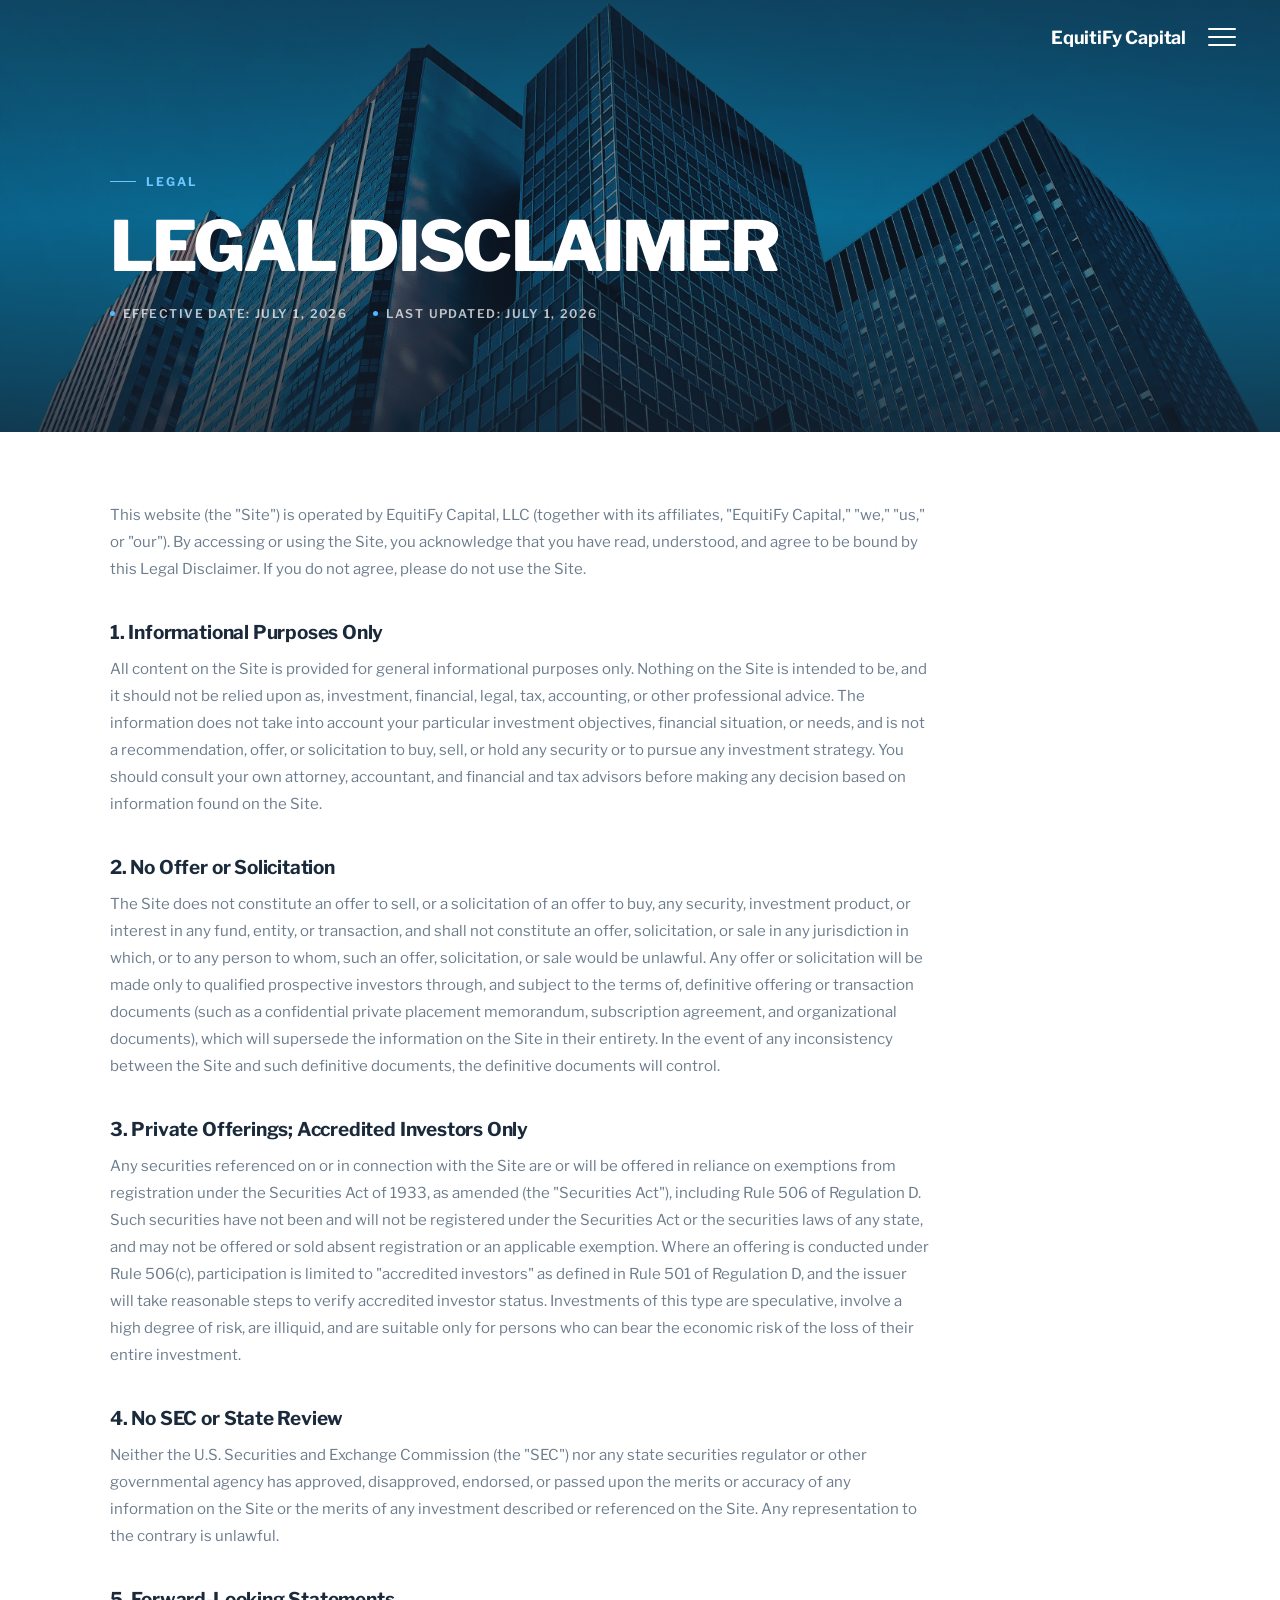
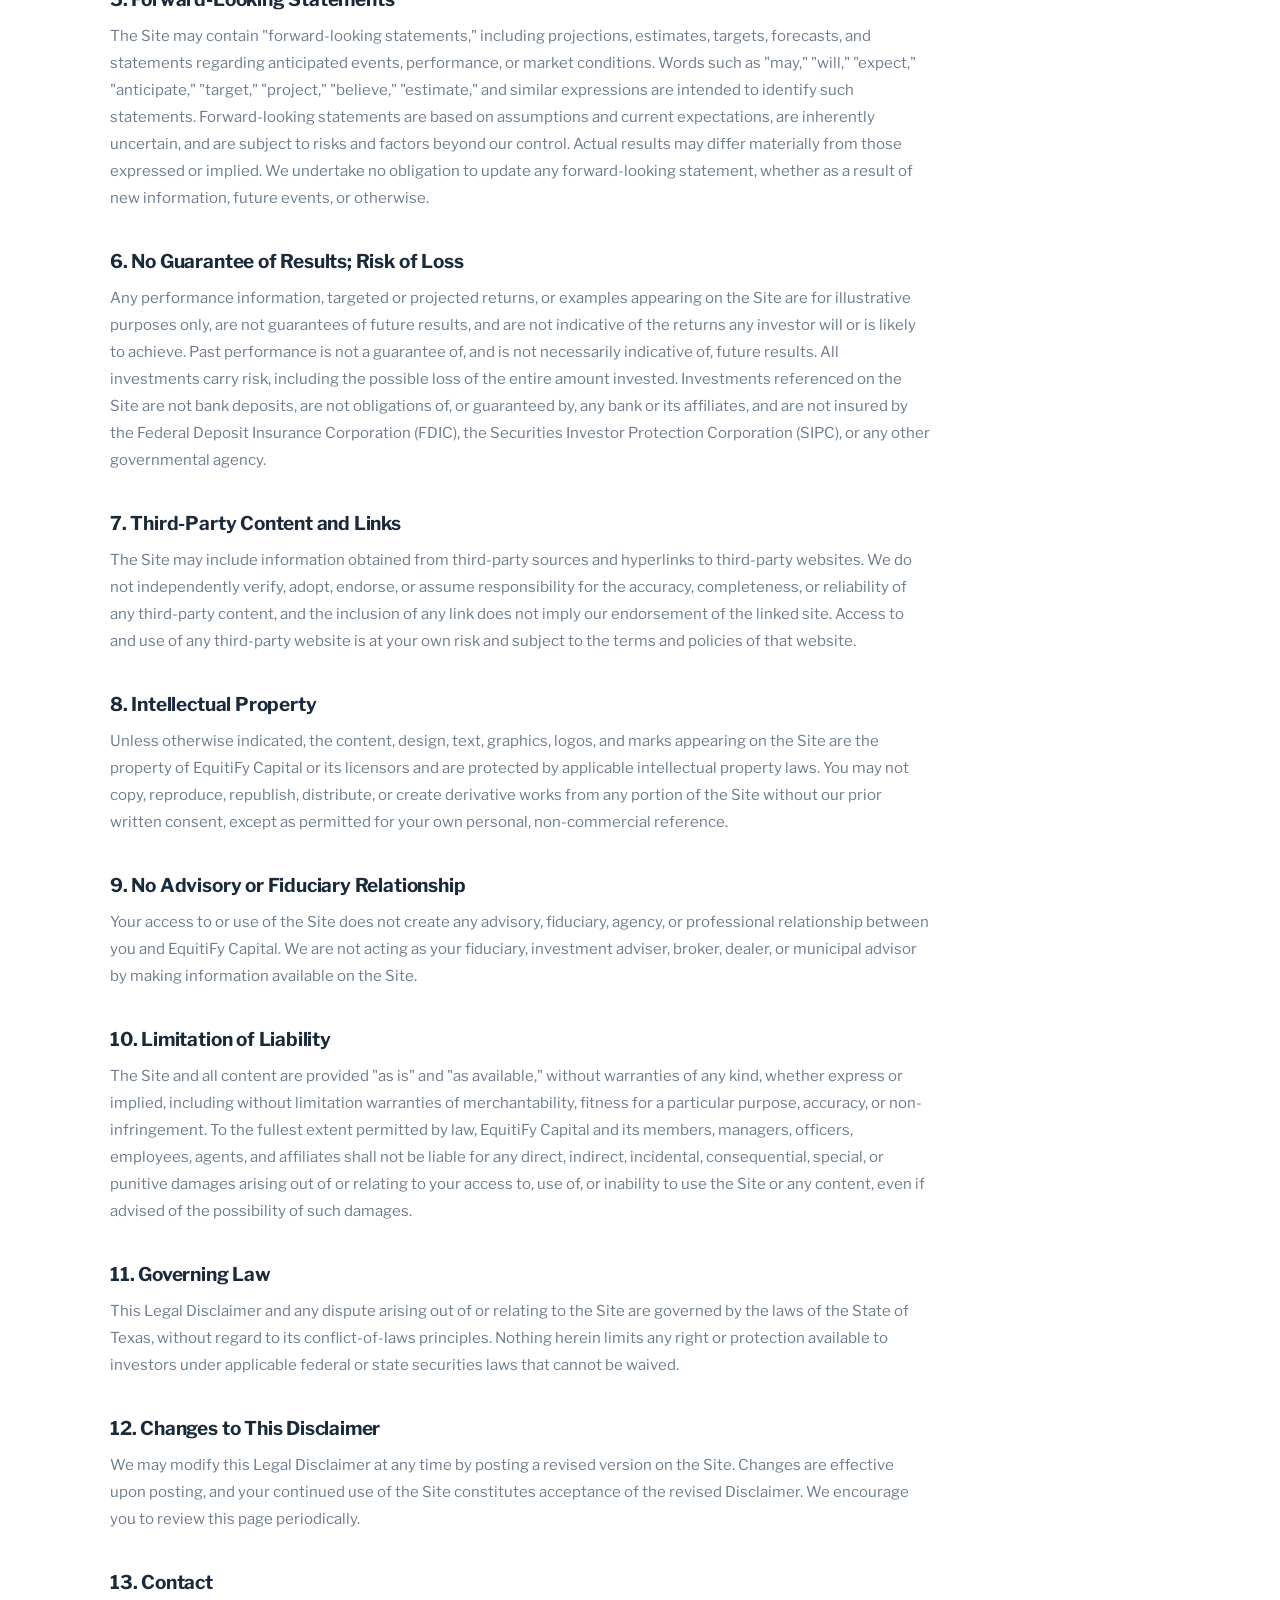
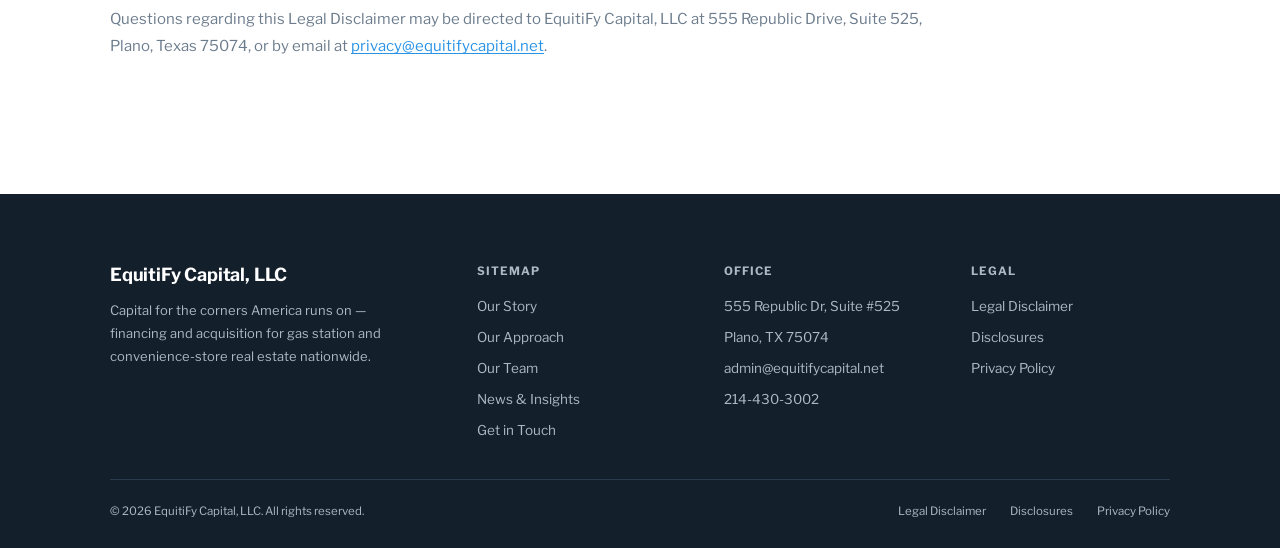
<file: disclaimer/index.html>
<!DOCTYPE html>
<html lang="en">
<head>
<meta charset="UTF-8">
<meta name="viewport" content="width=device-width, initial-scale=1.0">
<title>Legal Disclaimer — EquitiFy Capital</title>
<link rel="preconnect" href="https://fonts.googleapis.com">
<link rel="preconnect" href="https://fonts.gstatic.com" crossorigin>
<link href="https://fonts.googleapis.com/css2?family=Libre+Franklin:wght@400;500;600;700;800&display=swap" rel="stylesheet">
<link rel="stylesheet" href="../legal.css">
<link rel="stylesheet" href="../site.css">
<script src="../site.js" defer></script>
</head>
<body>

<!-- shared header component -->
<site-header base="../" overlay></site-header>

<section class="legal">
  <div class="legal-head">
    <div class="legal-head-bg"><img src="../public/building-1.jpg" alt=""></div>
    <div class="wrap">
      <div class="section-label">Legal</div>
      <h1 class="display">Legal Disclaimer</h1>
      <div class="legal-dates">
        <span>Effective Date: July 1, 2026</span>
        <span>Last Updated: July 1, 2026</span>
      </div>
    </div>
  </div>
  <div class="wrap">
    <div class="legal-body">
      <p class="legal-intro">This website (the "Site") is operated by EquitiFy Capital, LLC (together with its affiliates, "EquitiFy Capital," "we," "us," or "our"). By accessing or using the Site, you acknowledge that you have read, understood, and agree to be bound by this Legal Disclaimer. If you do not agree, please do not use the Site.</p>

      <h2>1. Informational Purposes Only</h2>
      <p>All content on the Site is provided for general informational purposes only. Nothing on the Site is intended to be, and it should not be relied upon as, investment, financial, legal, tax, accounting, or other professional advice. The information does not take into account your particular investment objectives, financial situation, or needs, and is not a recommendation, offer, or solicitation to buy, sell, or hold any security or to pursue any investment strategy. You should consult your own attorney, accountant, and financial and tax advisors before making any decision based on information found on the Site.</p>

      <h2>2. No Offer or Solicitation</h2>
      <p>The Site does not constitute an offer to sell, or a solicitation of an offer to buy, any security, investment product, or interest in any fund, entity, or transaction, and shall not constitute an offer, solicitation, or sale in any jurisdiction in which, or to any person to whom, such an offer, solicitation, or sale would be unlawful. Any offer or solicitation will be made only to qualified prospective investors through, and subject to the terms of, definitive offering or transaction documents (such as a confidential private placement memorandum, subscription agreement, and organizational documents), which will supersede the information on the Site in their entirety. In the event of any inconsistency between the Site and such definitive documents, the definitive documents will control.</p>

      <h2>3. Private Offerings; Accredited Investors Only</h2>
      <p>Any securities referenced on or in connection with the Site are or will be offered in reliance on exemptions from registration under the Securities Act of 1933, as amended (the "Securities Act"), including Rule 506 of Regulation D. Such securities have not been and will not be registered under the Securities Act or the securities laws of any state, and may not be offered or sold absent registration or an applicable exemption. Where an offering is conducted under Rule 506(c), participation is limited to "accredited investors" as defined in Rule 501 of Regulation D, and the issuer will take reasonable steps to verify accredited investor status. Investments of this type are speculative, involve a high degree of risk, are illiquid, and are suitable only for persons who can bear the economic risk of the loss of their entire investment.</p>

      <h2>4. No SEC or State Review</h2>
      <p>Neither the U.S. Securities and Exchange Commission (the "SEC") nor any state securities regulator or other governmental agency has approved, disapproved, endorsed, or passed upon the merits or accuracy of any information on the Site or the merits of any investment described or referenced on the Site. Any representation to the contrary is unlawful.</p>

      <h2>5. Forward-Looking Statements</h2>
      <p>The Site may contain "forward-looking statements," including projections, estimates, targets, forecasts, and statements regarding anticipated events, performance, or market conditions. Words such as "may," "will," "expect," "anticipate," "target," "project," "believe," "estimate," and similar expressions are intended to identify such statements. Forward-looking statements are based on assumptions and current expectations, are inherently uncertain, and are subject to risks and factors beyond our control. Actual results may differ materially from those expressed or implied. We undertake no obligation to update any forward-looking statement, whether as a result of new information, future events, or otherwise.</p>

      <h2>6. No Guarantee of Results; Risk of Loss</h2>
      <p>Any performance information, targeted or projected returns, or examples appearing on the Site are for illustrative purposes only, are not guarantees of future results, and are not indicative of the returns any investor will or is likely to achieve. Past performance is not a guarantee of, and is not necessarily indicative of, future results. All investments carry risk, including the possible loss of the entire amount invested. Investments referenced on the Site are not bank deposits, are not obligations of, or guaranteed by, any bank or its affiliates, and are not insured by the Federal Deposit Insurance Corporation (FDIC), the Securities Investor Protection Corporation (SIPC), or any other governmental agency.</p>

      <h2>7. Third-Party Content and Links</h2>
      <p>The Site may include information obtained from third-party sources and hyperlinks to third-party websites. We do not independently verify, adopt, endorse, or assume responsibility for the accuracy, completeness, or reliability of any third-party content, and the inclusion of any link does not imply our endorsement of the linked site. Access to and use of any third-party website is at your own risk and subject to the terms and policies of that website.</p>

      <h2>8. Intellectual Property</h2>
      <p>Unless otherwise indicated, the content, design, text, graphics, logos, and marks appearing on the Site are the property of EquitiFy Capital or its licensors and are protected by applicable intellectual property laws. You may not copy, reproduce, republish, distribute, or create derivative works from any portion of the Site without our prior written consent, except as permitted for your own personal, non-commercial reference.</p>

      <h2>9. No Advisory or Fiduciary Relationship</h2>
      <p>Your access to or use of the Site does not create any advisory, fiduciary, agency, or professional relationship between you and EquitiFy Capital. We are not acting as your fiduciary, investment adviser, broker, dealer, or municipal advisor by making information available on the Site.</p>

      <h2>10. Limitation of Liability</h2>
      <p>The Site and all content are provided "as is" and "as available," without warranties of any kind, whether express or implied, including without limitation warranties of merchantability, fitness for a particular purpose, accuracy, or non-infringement. To the fullest extent permitted by law, EquitiFy Capital and its members, managers, officers, employees, agents, and affiliates shall not be liable for any direct, indirect, incidental, consequential, special, or punitive damages arising out of or relating to your access to, use of, or inability to use the Site or any content, even if advised of the possibility of such damages.</p>

      <h2>11. Governing Law</h2>
      <p>This Legal Disclaimer and any dispute arising out of or relating to the Site are governed by the laws of the State of Texas, without regard to its conflict-of-laws principles. Nothing herein limits any right or protection available to investors under applicable federal or state securities laws that cannot be waived.</p>

      <h2>12. Changes to This Disclaimer</h2>
      <p>We may modify this Legal Disclaimer at any time by posting a revised version on the Site. Changes are effective upon posting, and your continued use of the Site constitutes acceptance of the revised Disclaimer. We encourage you to review this page periodically.</p>

      <h2>13. Contact</h2>
      <p>Questions regarding this Legal Disclaimer may be directed to EquitiFy Capital, LLC at 555 Republic Drive, Suite 525, Plano, Texas 75074, or by email at <a href="mailto:privacy@equitifycapital.net">privacy@equitifycapital.net</a>.</p>
    </div>
  </div>
</section>

<!-- shared footer component -->
<site-footer base="../"></site-footer>

</body>
</html>
</file>
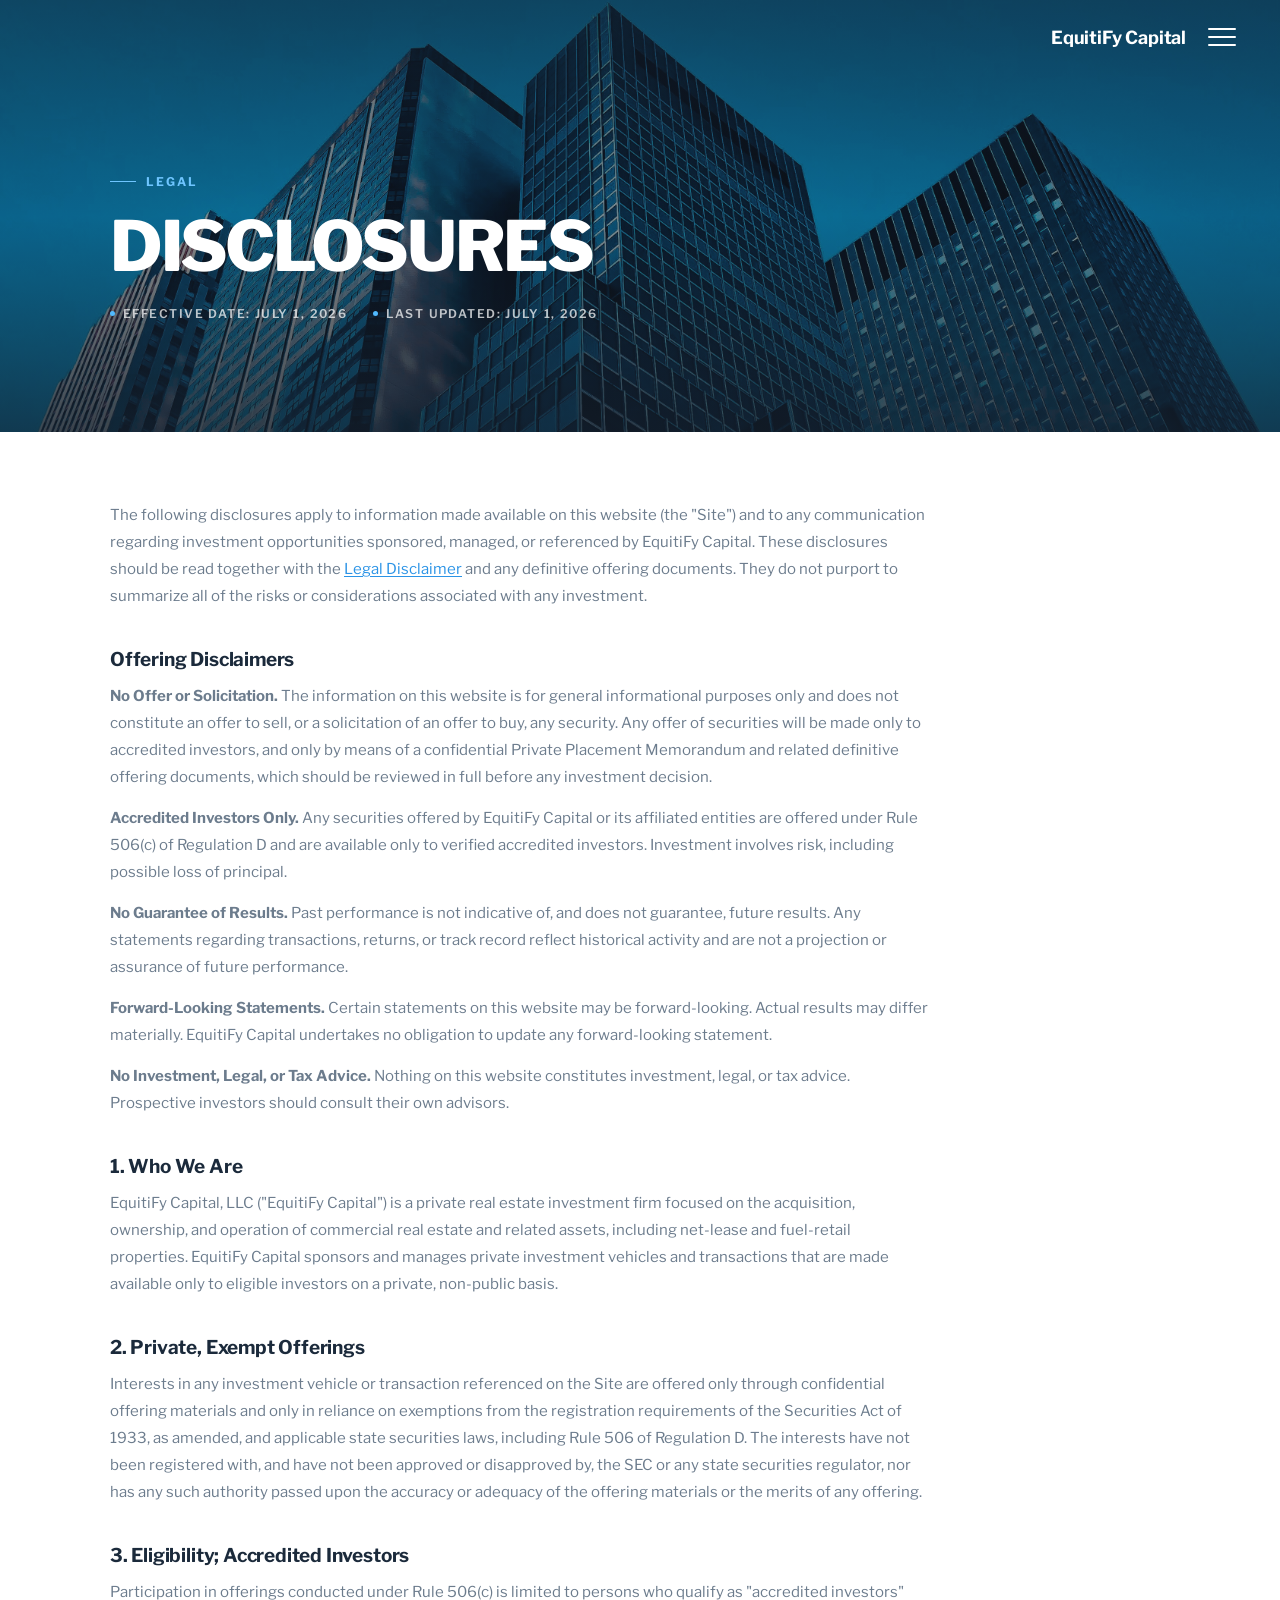
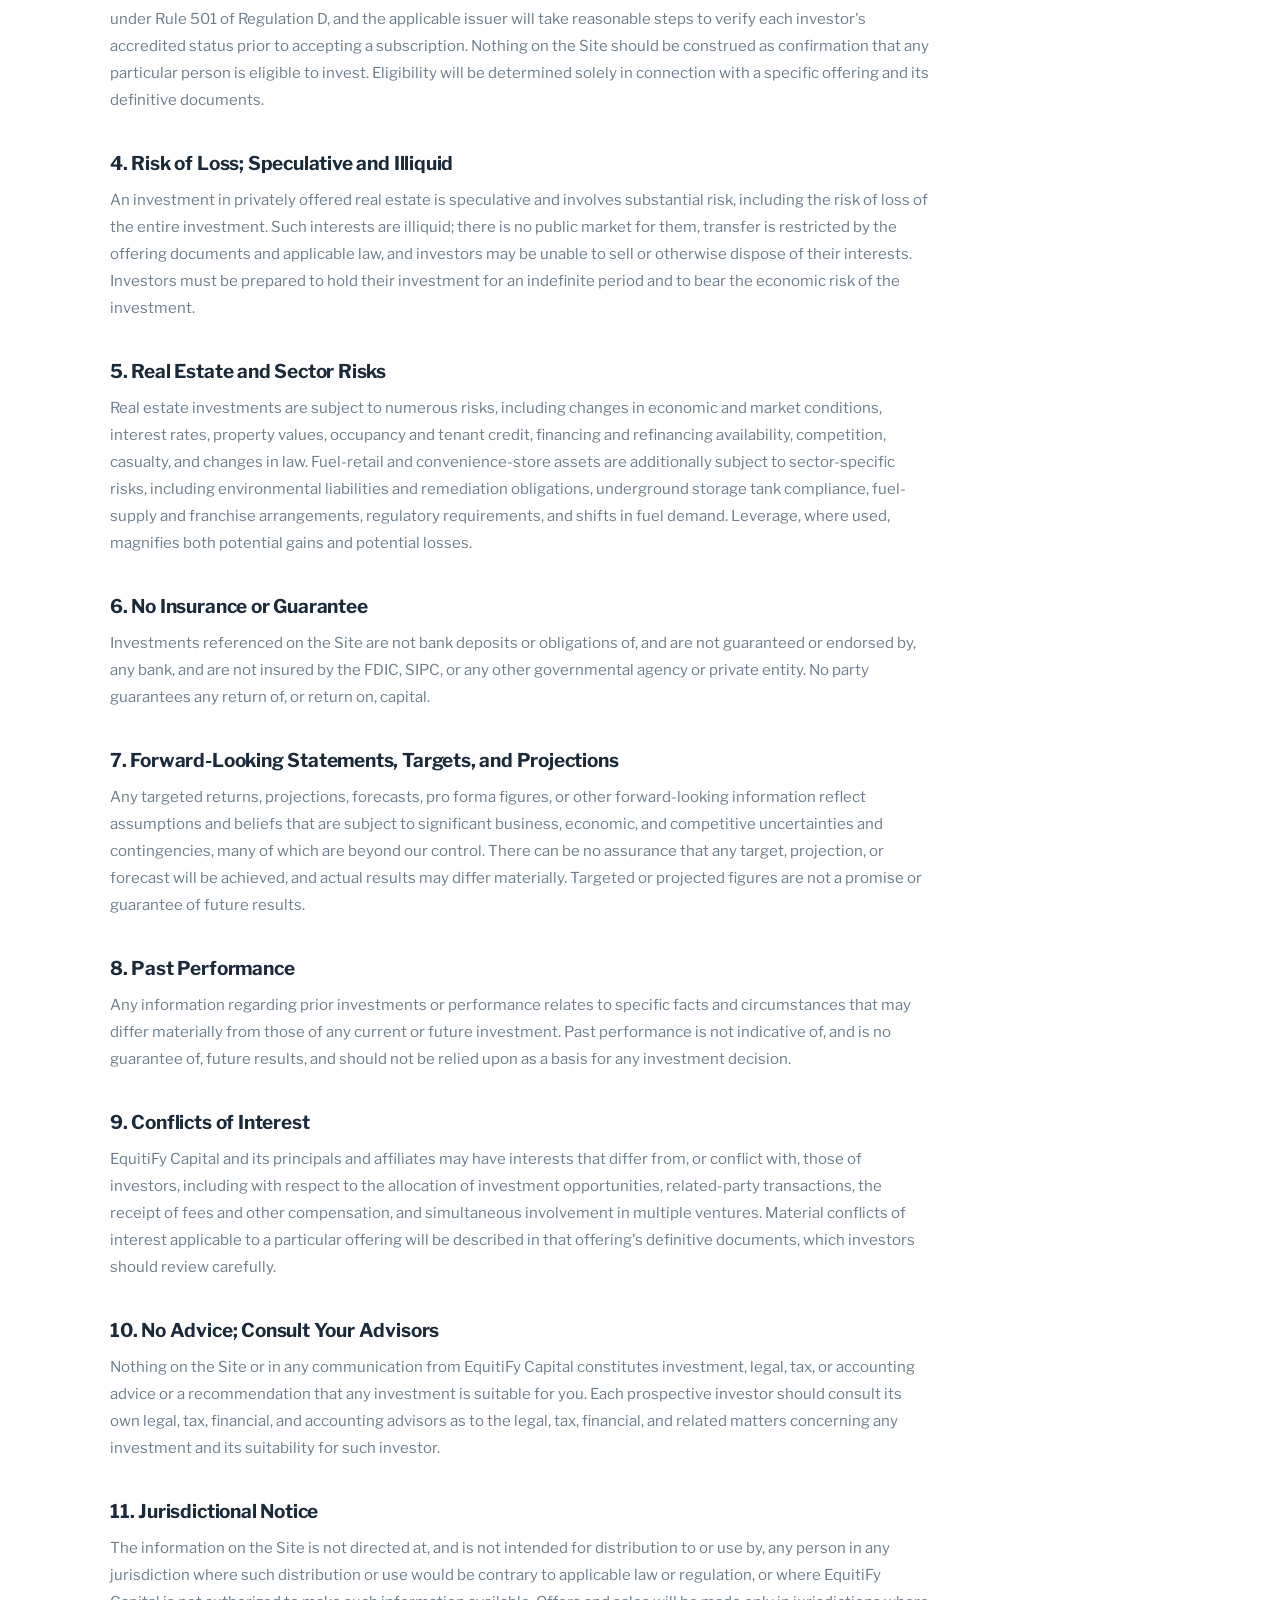
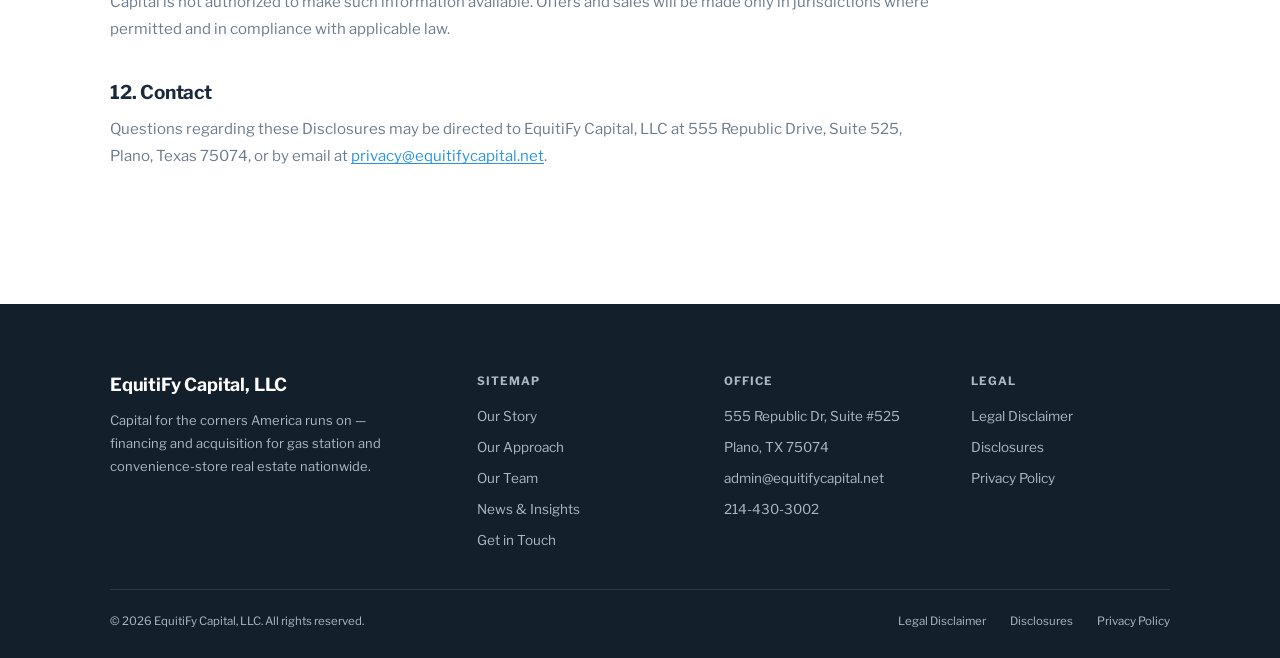
<file: disclosures/index.html>
<!DOCTYPE html>
<html lang="en">
<head>
<meta charset="UTF-8">
<meta name="viewport" content="width=device-width, initial-scale=1.0">
<title>Disclosures — EquitiFy Capital</title>
<link rel="preconnect" href="https://fonts.googleapis.com">
<link rel="preconnect" href="https://fonts.gstatic.com" crossorigin>
<link href="https://fonts.googleapis.com/css2?family=Libre+Franklin:wght@400;500;600;700;800&display=swap" rel="stylesheet">
<link rel="stylesheet" href="../legal.css">
<link rel="stylesheet" href="../site.css">
<script src="../site.js" defer></script>
</head>
<body>

<!-- shared header component -->
<site-header base="../" overlay></site-header>

<section class="legal">
  <div class="legal-head">
    <div class="legal-head-bg"><img src="../public/building-1.jpg" alt=""></div>
    <div class="wrap">
      <div class="section-label">Legal</div>
      <h1 class="display">Disclosures</h1>
      <div class="legal-dates">
        <span>Effective Date: July 1, 2026</span>
        <span>Last Updated: July 1, 2026</span>
      </div>
    </div>
  </div>
  <div class="wrap">
    <div class="legal-body">
      <p class="legal-intro">The following disclosures apply to information made available on this website (the "Site") and to any communication regarding investment opportunities sponsored, managed, or referenced by EquitiFy Capital. These disclosures should be read together with the <a href="../disclaimer/">Legal Disclaimer</a> and any definitive offering documents. They do not purport to summarize all of the risks or considerations associated with any investment.</p>

      <h2>Offering Disclaimers</h2>
      <p><strong>No Offer or Solicitation.</strong> The information on this website is for general informational purposes only and does not constitute an offer to sell, or a solicitation of an offer to buy, any security. Any offer of securities will be made only to accredited investors, and only by means of a confidential Private Placement Memorandum and related definitive offering documents, which should be reviewed in full before any investment decision.</p>
      <p><strong>Accredited Investors Only.</strong> Any securities offered by EquitiFy Capital or its affiliated entities are offered under Rule 506(c) of Regulation D and are available only to verified accredited investors. Investment involves risk, including possible loss of principal.</p>
      <p><strong>No Guarantee of Results.</strong> Past performance is not indicative of, and does not guarantee, future results. Any statements regarding transactions, returns, or track record reflect historical activity and are not a projection or assurance of future performance.</p>
      <p><strong>Forward-Looking Statements.</strong> Certain statements on this website may be forward-looking. Actual results may differ materially. EquitiFy Capital undertakes no obligation to update any forward-looking statement.</p>
      <p><strong>No Investment, Legal, or Tax Advice.</strong> Nothing on this website constitutes investment, legal, or tax advice. Prospective investors should consult their own advisors.</p>

      <h2>1. Who We Are</h2>
      <p>EquitiFy Capital, LLC ("EquitiFy Capital") is a private real estate investment firm focused on the acquisition, ownership, and operation of commercial real estate and related assets, including net-lease and fuel-retail properties. EquitiFy Capital sponsors and manages private investment vehicles and transactions that are made available only to eligible investors on a private, non-public basis.</p>

      <h2>2. Private, Exempt Offerings</h2>
      <p>Interests in any investment vehicle or transaction referenced on the Site are offered only through confidential offering materials and only in reliance on exemptions from the registration requirements of the Securities Act of 1933, as amended, and applicable state securities laws, including Rule 506 of Regulation D. The interests have not been registered with, and have not been approved or disapproved by, the SEC or any state securities regulator, nor has any such authority passed upon the accuracy or adequacy of the offering materials or the merits of any offering.</p>

      <h2>3. Eligibility; Accredited Investors</h2>
      <p>Participation in offerings conducted under Rule 506(c) is limited to persons who qualify as "accredited investors" under Rule 501 of Regulation D, and the applicable issuer will take reasonable steps to verify each investor's accredited status prior to accepting a subscription. Nothing on the Site should be construed as confirmation that any particular person is eligible to invest. Eligibility will be determined solely in connection with a specific offering and its definitive documents.</p>

      <h2>4. Risk of Loss; Speculative and Illiquid</h2>
      <p>An investment in privately offered real estate is speculative and involves substantial risk, including the risk of loss of the entire investment. Such interests are illiquid; there is no public market for them, transfer is restricted by the offering documents and applicable law, and investors may be unable to sell or otherwise dispose of their interests. Investors must be prepared to hold their investment for an indefinite period and to bear the economic risk of the investment.</p>

      <h2>5. Real Estate and Sector Risks</h2>
      <p>Real estate investments are subject to numerous risks, including changes in economic and market conditions, interest rates, property values, occupancy and tenant credit, financing and refinancing availability, competition, casualty, and changes in law. Fuel-retail and convenience-store assets are additionally subject to sector-specific risks, including environmental liabilities and remediation obligations, underground storage tank compliance, fuel-supply and franchise arrangements, regulatory requirements, and shifts in fuel demand. Leverage, where used, magnifies both potential gains and potential losses.</p>

      <h2>6. No Insurance or Guarantee</h2>
      <p>Investments referenced on the Site are not bank deposits or obligations of, and are not guaranteed or endorsed by, any bank, and are not insured by the FDIC, SIPC, or any other governmental agency or private entity. No party guarantees any return of, or return on, capital.</p>

      <h2>7. Forward-Looking Statements, Targets, and Projections</h2>
      <p>Any targeted returns, projections, forecasts, pro forma figures, or other forward-looking information reflect assumptions and beliefs that are subject to significant business, economic, and competitive uncertainties and contingencies, many of which are beyond our control. There can be no assurance that any target, projection, or forecast will be achieved, and actual results may differ materially. Targeted or projected figures are not a promise or guarantee of future results.</p>

      <h2>8. Past Performance</h2>
      <p>Any information regarding prior investments or performance relates to specific facts and circumstances that may differ materially from those of any current or future investment. Past performance is not indicative of, and is no guarantee of, future results, and should not be relied upon as a basis for any investment decision.</p>

      <h2>9. Conflicts of Interest</h2>
      <p>EquitiFy Capital and its principals and affiliates may have interests that differ from, or conflict with, those of investors, including with respect to the allocation of investment opportunities, related-party transactions, the receipt of fees and other compensation, and simultaneous involvement in multiple ventures. Material conflicts of interest applicable to a particular offering will be described in that offering's definitive documents, which investors should review carefully.</p>

      <h2>10. No Advice; Consult Your Advisors</h2>
      <p>Nothing on the Site or in any communication from EquitiFy Capital constitutes investment, legal, tax, or accounting advice or a recommendation that any investment is suitable for you. Each prospective investor should consult its own legal, tax, financial, and accounting advisors as to the legal, tax, financial, and related matters concerning any investment and its suitability for such investor.</p>

      <h2>11. Jurisdictional Notice</h2>
      <p>The information on the Site is not directed at, and is not intended for distribution to or use by, any person in any jurisdiction where such distribution or use would be contrary to applicable law or regulation, or where EquitiFy Capital is not authorized to make such information available. Offers and sales will be made only in jurisdictions where permitted and in compliance with applicable law.</p>

      <h2>12. Contact</h2>
      <p>Questions regarding these Disclosures may be directed to EquitiFy Capital, LLC at 555 Republic Drive, Suite 525, Plano, Texas 75074, or by email at <a href="mailto:privacy@equitifycapital.net">privacy@equitifycapital.net</a>.</p>
    </div>
  </div>
</section>

<!-- shared footer component -->
<site-footer base="../"></site-footer>

</body>
</html>
</file>
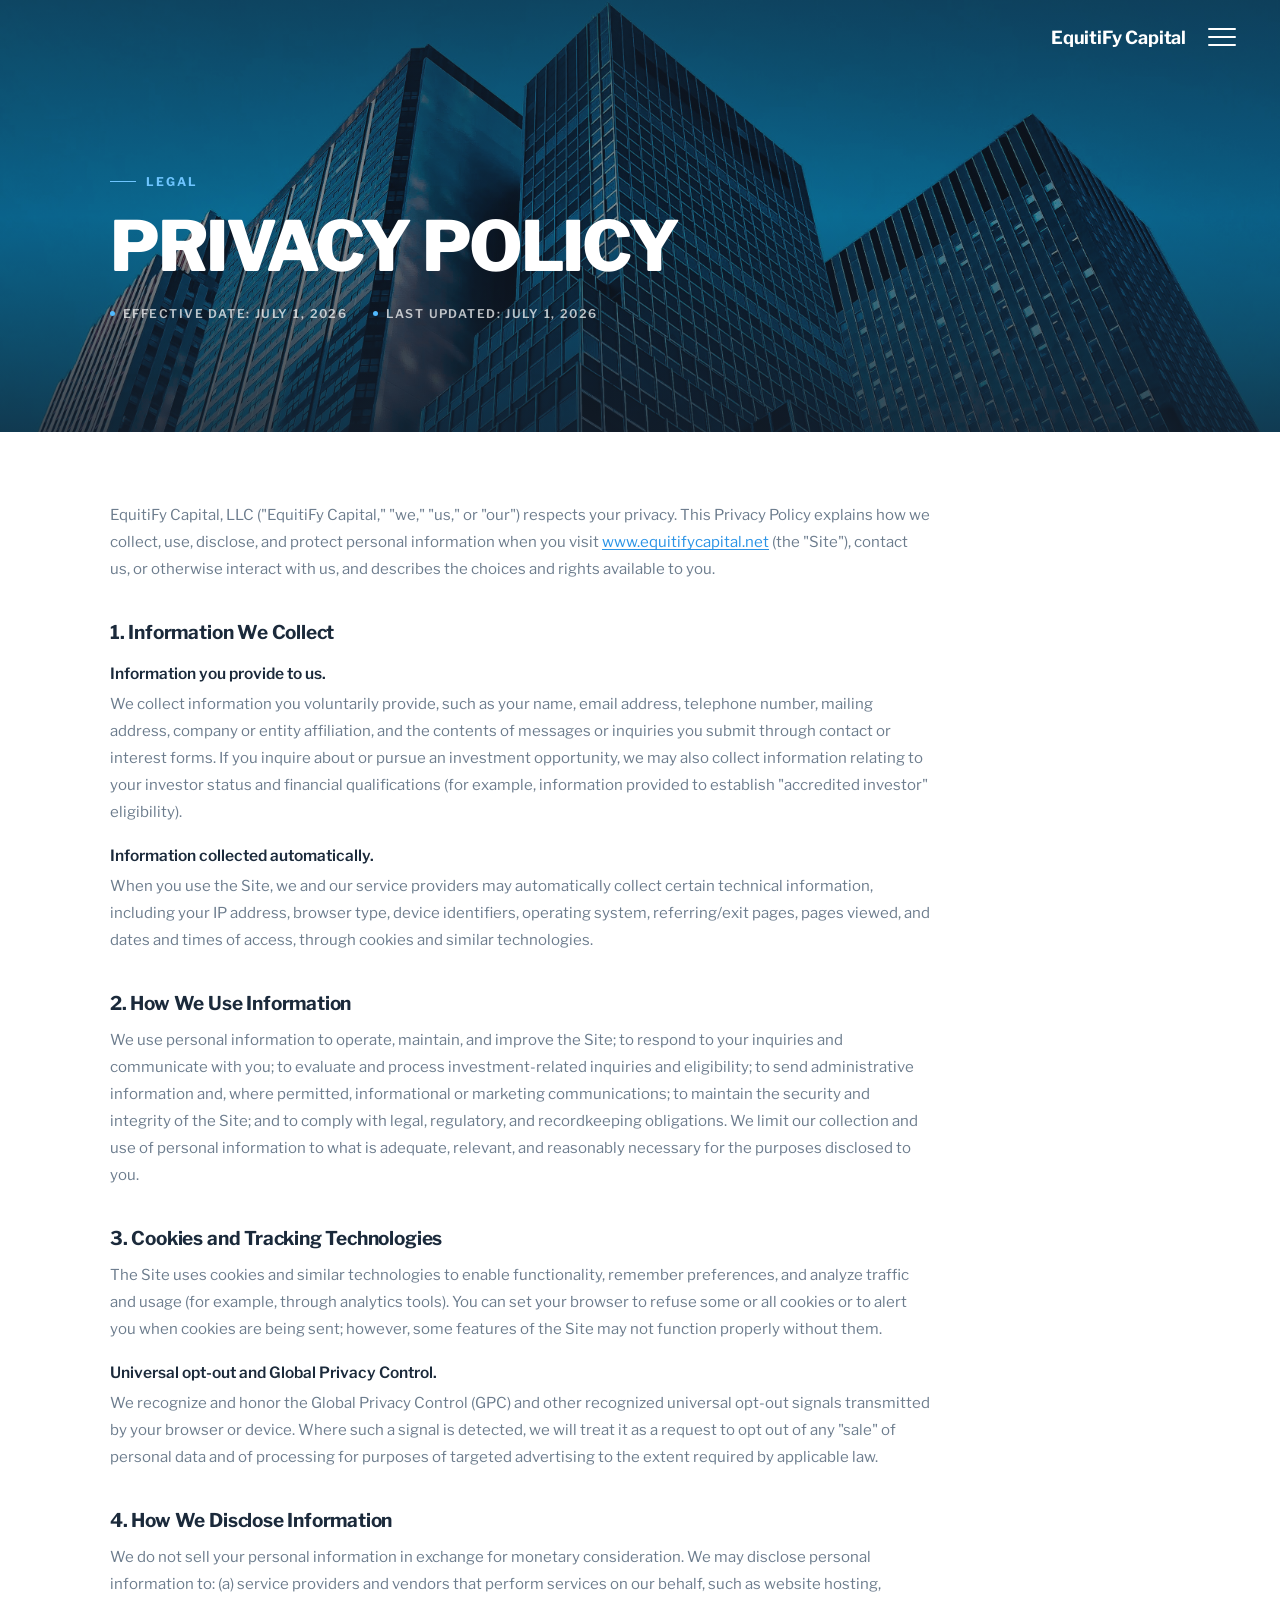
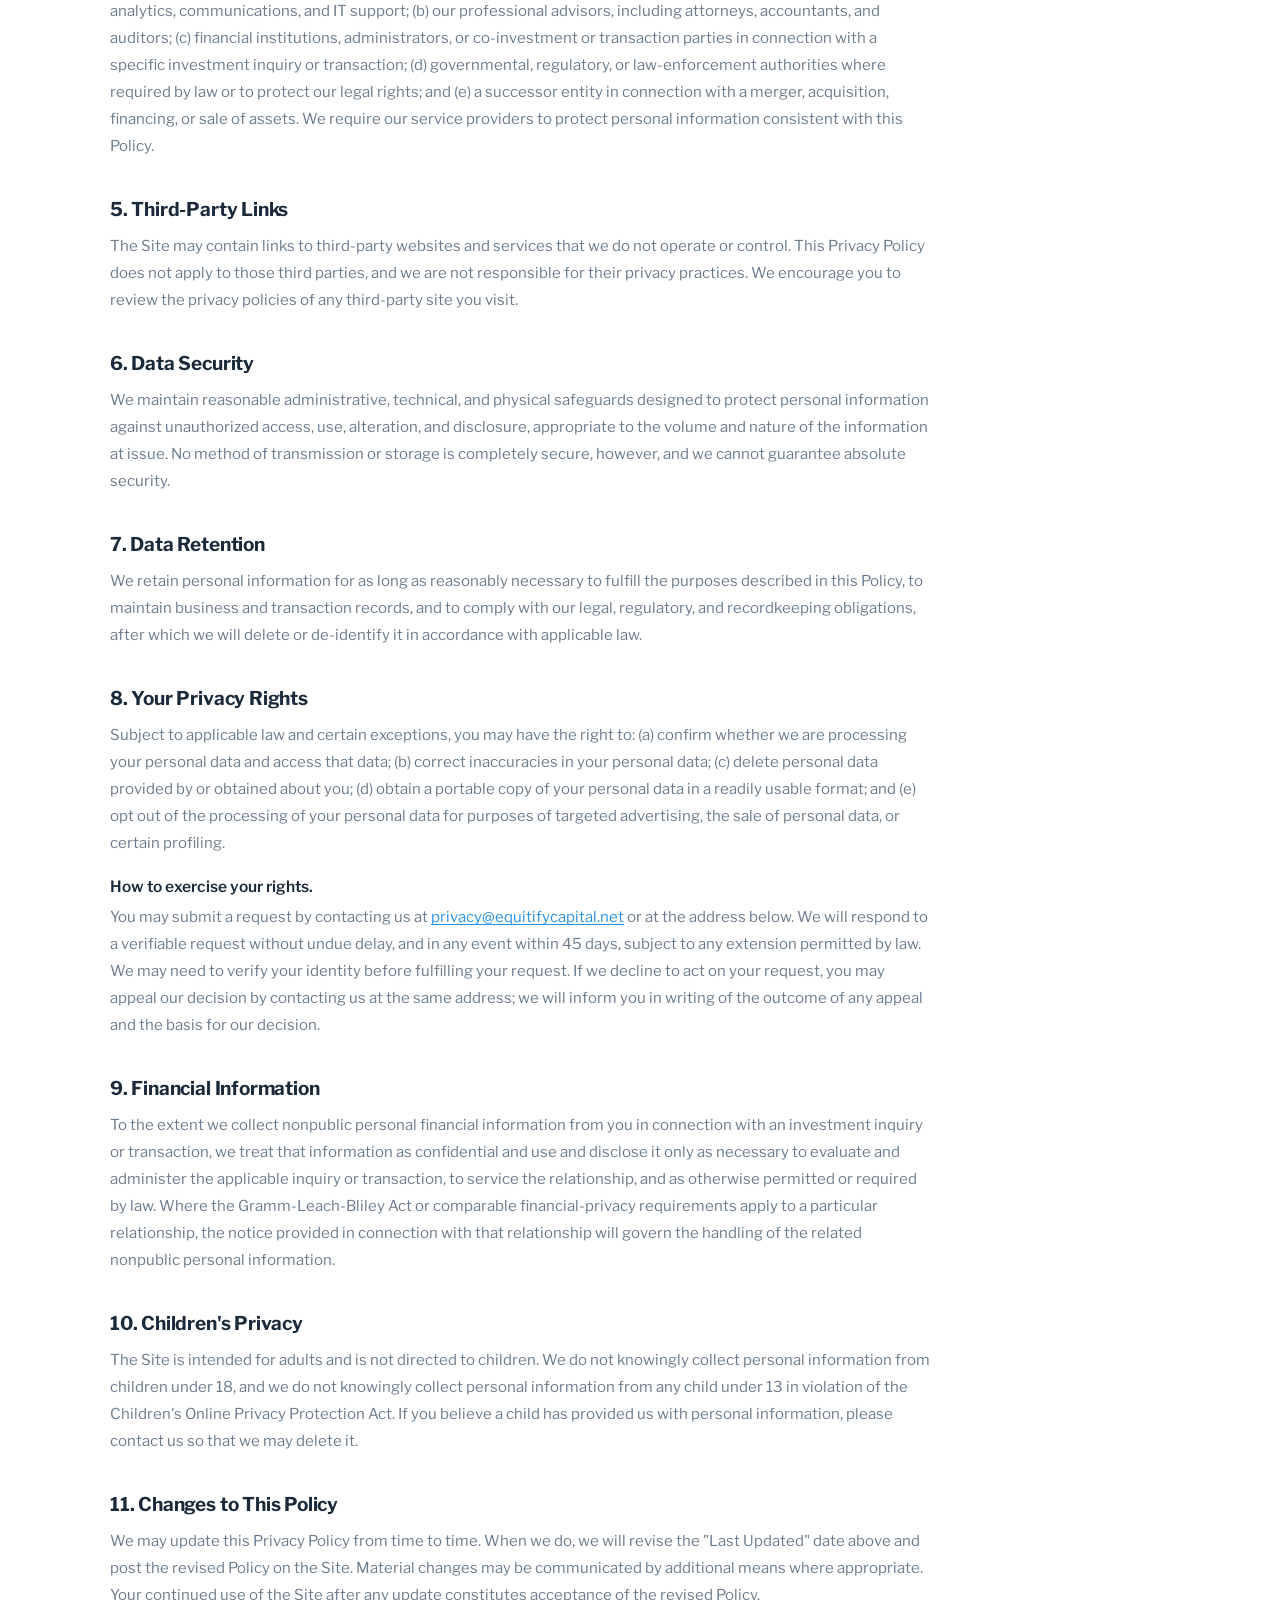
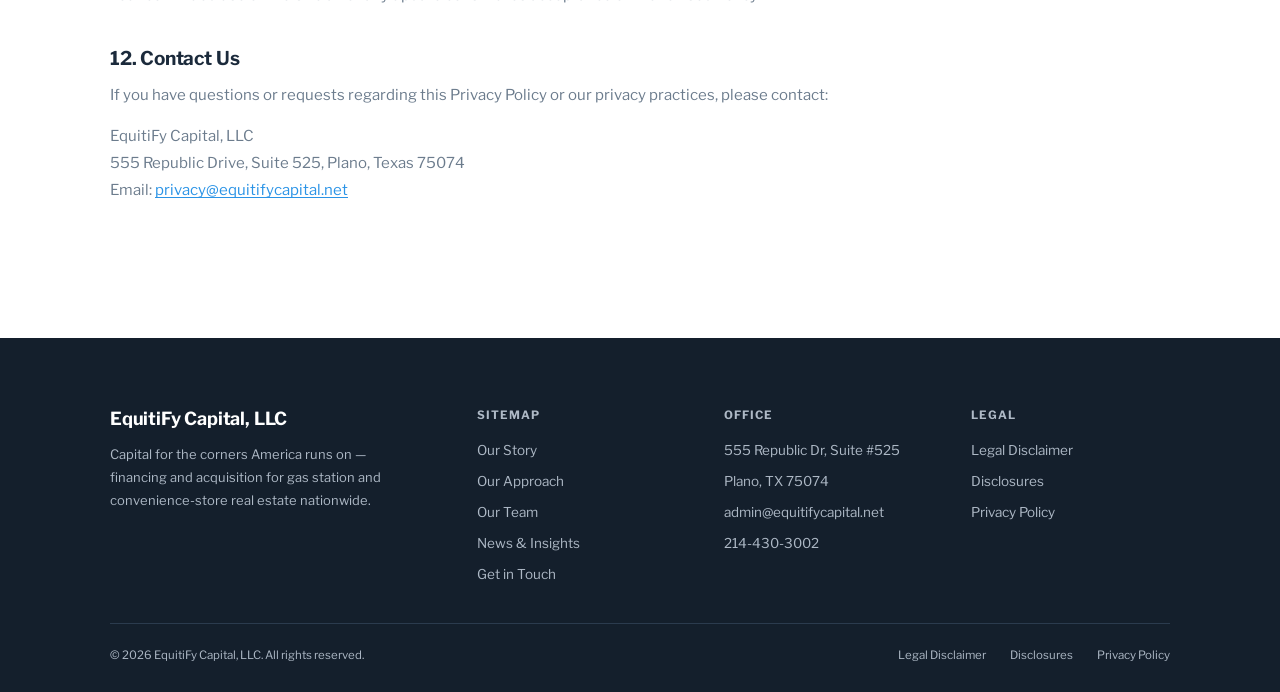
<file: privacy/index.html>
<!DOCTYPE html>
<html lang="en">
<head>
<meta charset="UTF-8">
<meta name="viewport" content="width=device-width, initial-scale=1.0">
<title>Privacy Policy — EquitiFy Capital</title>
<link rel="preconnect" href="https://fonts.googleapis.com">
<link rel="preconnect" href="https://fonts.gstatic.com" crossorigin>
<link href="https://fonts.googleapis.com/css2?family=Libre+Franklin:wght@400;500;600;700;800&display=swap" rel="stylesheet">
<link rel="stylesheet" href="../legal.css">
<link rel="stylesheet" href="../site.css">
<script src="../site.js" defer></script>
</head>
<body>

<!-- shared header component -->
<site-header base="../" overlay></site-header>

<section class="legal">
  <div class="legal-head">
    <div class="legal-head-bg"><img src="../public/building-1.jpg" alt=""></div>
    <div class="wrap">
      <div class="section-label">Legal</div>
      <h1 class="display">Privacy Policy</h1>
      <div class="legal-dates">
        <span>Effective Date: July 1, 2026</span>
        <span>Last Updated: July 1, 2026</span>
      </div>
    </div>
  </div>
  <div class="wrap">
    <div class="legal-body">
      <p class="legal-intro">EquitiFy Capital, LLC ("EquitiFy Capital," "we," "us," or "our") respects your privacy. This Privacy Policy explains how we collect, use, disclose, and protect personal information when you visit <a href="https://www.equitifycapital.net">www.equitifycapital.net</a> (the "Site"), contact us, or otherwise interact with us, and describes the choices and rights available to you.</p>

      <h2>1. Information We Collect</h2>
      <h3>Information you provide to us.</h3>
      <p>We collect information you voluntarily provide, such as your name, email address, telephone number, mailing address, company or entity affiliation, and the contents of messages or inquiries you submit through contact or interest forms. If you inquire about or pursue an investment opportunity, we may also collect information relating to your investor status and financial qualifications (for example, information provided to establish "accredited investor" eligibility).</p>
      <h3>Information collected automatically.</h3>
      <p>When you use the Site, we and our service providers may automatically collect certain technical information, including your IP address, browser type, device identifiers, operating system, referring/exit pages, pages viewed, and dates and times of access, through cookies and similar technologies.</p>

      <h2>2. How We Use Information</h2>
      <p>We use personal information to operate, maintain, and improve the Site; to respond to your inquiries and communicate with you; to evaluate and process investment-related inquiries and eligibility; to send administrative information and, where permitted, informational or marketing communications; to maintain the security and integrity of the Site; and to comply with legal, regulatory, and recordkeeping obligations. We limit our collection and use of personal information to what is adequate, relevant, and reasonably necessary for the purposes disclosed to you.</p>

      <h2>3. Cookies and Tracking Technologies</h2>
      <p>The Site uses cookies and similar technologies to enable functionality, remember preferences, and analyze traffic and usage (for example, through analytics tools). You can set your browser to refuse some or all cookies or to alert you when cookies are being sent; however, some features of the Site may not function properly without them.</p>
      <h3>Universal opt-out and Global Privacy Control.</h3>
      <p>We recognize and honor the Global Privacy Control (GPC) and other recognized universal opt-out signals transmitted by your browser or device. Where such a signal is detected, we will treat it as a request to opt out of any "sale" of personal data and of processing for purposes of targeted advertising to the extent required by applicable law.</p>

      <h2>4. How We Disclose Information</h2>
      <p>We do not sell your personal information in exchange for monetary consideration. We may disclose personal information to: (a) service providers and vendors that perform services on our behalf, such as website hosting, analytics, communications, and IT support; (b) our professional advisors, including attorneys, accountants, and auditors; (c) financial institutions, administrators, or co-investment or transaction parties in connection with a specific investment inquiry or transaction; (d) governmental, regulatory, or law-enforcement authorities where required by law or to protect our legal rights; and (e) a successor entity in connection with a merger, acquisition, financing, or sale of assets. We require our service providers to protect personal information consistent with this Policy.</p>

      <h2>5. Third-Party Links</h2>
      <p>The Site may contain links to third-party websites and services that we do not operate or control. This Privacy Policy does not apply to those third parties, and we are not responsible for their privacy practices. We encourage you to review the privacy policies of any third-party site you visit.</p>

      <h2>6. Data Security</h2>
      <p>We maintain reasonable administrative, technical, and physical safeguards designed to protect personal information against unauthorized access, use, alteration, and disclosure, appropriate to the volume and nature of the information at issue. No method of transmission or storage is completely secure, however, and we cannot guarantee absolute security.</p>

      <h2>7. Data Retention</h2>
      <p>We retain personal information for as long as reasonably necessary to fulfill the purposes described in this Policy, to maintain business and transaction records, and to comply with our legal, regulatory, and recordkeeping obligations, after which we will delete or de-identify it in accordance with applicable law.</p>

      <h2>8. Your Privacy Rights</h2>
      <p>Subject to applicable law and certain exceptions, you may have the right to: (a) confirm whether we are processing your personal data and access that data; (b) correct inaccuracies in your personal data; (c) delete personal data provided by or obtained about you; (d) obtain a portable copy of your personal data in a readily usable format; and (e) opt out of the processing of your personal data for purposes of targeted advertising, the sale of personal data, or certain profiling.</p>
      <h3>How to exercise your rights.</h3>
      <p>You may submit a request by contacting us at <a href="mailto:privacy@equitifycapital.net">privacy@equitifycapital.net</a> or at the address below. We will respond to a verifiable request without undue delay, and in any event within 45 days, subject to any extension permitted by law. We may need to verify your identity before fulfilling your request. If we decline to act on your request, you may appeal our decision by contacting us at the same address; we will inform you in writing of the outcome of any appeal and the basis for our decision.</p>

      <h2>9. Financial Information</h2>
      <p>To the extent we collect nonpublic personal financial information from you in connection with an investment inquiry or transaction, we treat that information as confidential and use and disclose it only as necessary to evaluate and administer the applicable inquiry or transaction, to service the relationship, and as otherwise permitted or required by law. Where the Gramm-Leach-Bliley Act or comparable financial-privacy requirements apply to a particular relationship, the notice provided in connection with that relationship will govern the handling of the related nonpublic personal information.</p>

      <h2>10. Children's Privacy</h2>
      <p>The Site is intended for adults and is not directed to children. We do not knowingly collect personal information from children under 18, and we do not knowingly collect personal information from any child under 13 in violation of the Children's Online Privacy Protection Act. If you believe a child has provided us with personal information, please contact us so that we may delete it.</p>

      <h2>11. Changes to This Policy</h2>
      <p>We may update this Privacy Policy from time to time. When we do, we will revise the "Last Updated" date above and post the revised Policy on the Site. Material changes may be communicated by additional means where appropriate. Your continued use of the Site after any update constitutes acceptance of the revised Policy.</p>

      <h2>12. Contact Us</h2>
      <p>If you have questions or requests regarding this Privacy Policy or our privacy practices, please contact:</p>
      <p class="legal-address">EquitiFy Capital, LLC<br>555 Republic Drive, Suite 525, Plano, Texas 75074<br>Email: <a href="mailto:privacy@equitifycapital.net">privacy@equitifycapital.net</a></p>
    </div>
  </div>
</section>

<!-- shared footer component -->
<site-footer base="../"></site-footer>

</body>
</html>
</file>
<file: legal.css>
/* =====================================================================
   legal.css — shared theme for the legal pages (privacy, disclaimer,
   disclosures). Mirrors the homepage / team theme: dark full-bleed hero,
   hamburger + full-screen menu nav, Libre Franklin type scale.
   Replaces the old index_old.css dependency on those pages.
   ===================================================================== */
:root{
  --ink:#33465C;
  --ink-soft:#6C7C8D;
  --navy:#1B2A3B;
  --navy-deep:#141F2C;
  --accent:#51BAFF;
  --accent-deep:#2A93E6;
  --accent-on-dark:#6FC5FF;
  --accent-tint:#EAF4FF;
  --line:#E1E5EA;
  --line-on-dark:#2B3B4E;
  --bg:#FFFFFF;
  --bg-tint:#F5F7F9;
  --ink-on-navy:#AEB9C6;
  --radius:4px;
  --ease:cubic-bezier(.19,1,.22,1);
}
*{box-sizing:border-box;margin:0;padding:0;}
html{scroll-behavior:smooth;}
body{font-family:'Libre Franklin',sans-serif;background:var(--bg);color:var(--ink);overflow-x:clip;}
img{max-width:100%;display:block;}
a{color:inherit;text-decoration:none;}
svg{display:block;}
.wrap{max-width:1140px;margin:0 auto;padding:0 40px;}

/* =====================================================================
   HAMBURGER + FULL-SCREEN MENU — mirrors the homepage nav treatment.
   Colors flip from white (over the dark hero) to navy once scrolled onto
   the white body, driven by site.js's .ec-scrolled class.
   ===================================================================== */
@media (min-width:901px){
  .ec-nav.ec-nav--overlay,
  .ec-nav.ec-nav--overlay.ec-scrolled{
    position:fixed;top:0;left:0;right:0;bottom:auto;width:auto;height:auto;
    background:transparent!important;border:none!important;box-shadow:none!important;
  }
  .ec-nav--overlay .ec-nav-inner{
    max-width:none;height:74px;padding:0 44px;
    flex-direction:row;align-items:center;justify-content:flex-end;gap:22px;
    position:relative;z-index:60;
  }
  .ec-nav--overlay .ec-toggle{display:block;order:1;position:relative;z-index:60;}
  .ec-nav--overlay .ec-logo{position:relative;z-index:60;order:0;}
  .ec-nav--overlay .ec-cta-d{display:none;}
  .ec-nav--overlay .ec-links{display:none;}

  .ec-nav--overlay .ec-logo{color:#fff!important;transition:color .35s var(--ease);}
  .ec-nav--overlay .ec-toggle span{background:#fff!important;transition:background .35s var(--ease),transform .3s ease,opacity .2s ease,top .3s ease,bottom .3s ease;}
  .ec-nav--overlay.ec-scrolled .ec-logo{color:var(--navy)!important;}
  .ec-nav--overlay.ec-scrolled .ec-toggle span{background:var(--navy)!important;}

  /* --- OPENED: full white page, links centered --- */
  .ec-nav--overlay.is-open .ec-links{
    display:flex;flex-direction:column;align-items:center;justify-content:center;gap:2px;
    position:fixed;inset:0;width:100vw;height:100vh;height:100dvh;
    background:#fff;padding:130px 40px;z-index:40;
  }
  .ec-nav--overlay.is-open .ec-links a:not(.btn){
    font-size:clamp(20px,2.4vw,30px);font-weight:600;letter-spacing:-0.015em;
    color:var(--navy)!important;padding:8px 0;
  }
  .ec-nav--overlay.is-open .ec-links a:not(.btn):hover{color:var(--accent-deep)!important;}
  .ec-nav--overlay.is-open .ec-has-sub{flex-direction:column;align-items:center;}
  .ec-nav--overlay.is-open .ec-has-sub > a{display:inline-flex;align-items:center;gap:10px;cursor:pointer;}
  .ec-nav--overlay.is-open .ec-has-sub > a .ec-caret{display:inline-block;width:22px;height:22px;transition:transform .3s ease;}
  .ec-nav--overlay.is-open .ec-has-sub.is-open > a .ec-caret{transform:rotate(180deg);}
  .ec-nav--overlay.is-open .ec-sub{
    display:none;flex-direction:column;align-items:center;
    position:static;opacity:1;visibility:visible;transform:none;
    background:none;border:none;box-shadow:none;min-width:0;padding:6px 0 0;
  }
  .ec-nav--overlay.is-open .ec-has-sub.is-open .ec-sub{display:flex;}
  .ec-nav--overlay.is-open .ec-links .ec-sub a{font-size:clamp(15px,1.7vw,20px);color:var(--ink-soft)!important;padding:7px 0;text-align:center;}
  .ec-nav--overlay.is-open .ec-links .ec-sub a:hover{color:var(--accent-deep)!important;}
  .ec-nav--overlay .ec-cta-m{display:none;}
  .ec-nav--overlay.is-open .ec-cta-m,
  .ec-nav--overlay.is-open .ec-cta-m:hover{display:inline-flex;margin-top:26px;color:#fff!important;}
  body .ec-nav--overlay.is-open .ec-logo{color:var(--navy)!important;}
  body .ec-nav--overlay.is-open .ec-toggle span{background:var(--navy)!important;}
}

/* =====================================================================
   LEGAL PAGE — dark full-bleed hero + long-form body
   ===================================================================== */
.legal{padding:0 0 120px;background:var(--bg);}

.legal-head{
  position:relative;min-height:48vh;display:flex;align-items:center;
  overflow:hidden;background:var(--navy-deep);margin-bottom:70px;
}
.legal-head-bg{position:absolute;inset:0;z-index:0;}
.legal-head-bg img{width:100%;height:100%;object-fit:cover;}
.legal-head::after{
  content:"";position:absolute;inset:0;z-index:1;
  background:linear-gradient(180deg,rgba(20,31,44,.7) 0%,rgba(20,31,44,.5) 50%,rgba(20,31,44,.82) 100%);
}
.legal-head .wrap{position:relative;z-index:2;width:100%;padding-top:112px;padding-bottom:56px;}
.legal-head .section-label{
  display:inline-flex;align-items:center;gap:10px;
  font-size:12px;font-weight:700;letter-spacing:.16em;text-transform:uppercase;
  color:var(--accent-on-dark);margin-bottom:22px;
}
.legal-head .section-label::before{content:"";width:26px;height:1px;background:currentColor;}
.legal-head h1{
  font-weight:800;font-size:clamp(2.2rem,5.4vw,4.6rem);line-height:1.02;letter-spacing:-0.035em;
  text-transform:uppercase;color:#fff;margin-bottom:24px;
}
.legal-dates{
  display:flex;flex-wrap:wrap;gap:10px 26px;
  font-size:12px;font-weight:600;letter-spacing:.12em;text-transform:uppercase;
  color:rgba(255,255,255,.72);
}
.legal-dates span{display:inline-flex;align-items:center;gap:8px;}
.legal-dates span::before{content:"";width:5px;height:5px;border-radius:50%;background:var(--accent);}

.legal-body{max-width:820px;}
.legal-body h2{font-weight:700;font-size:19px;color:var(--navy);margin:38px 0 12px;letter-spacing:-0.01em;}
.legal-body h3{font-weight:600;font-size:15.5px;color:var(--navy);margin:20px 0 8px;}
.legal-intro{font-size:16px;line-height:1.8;color:var(--ink);margin-bottom:8px;}
.legal-body p{font-size:15px;line-height:1.8;color:var(--ink-soft);margin-bottom:14px;}
.legal-body ul,.legal-body ol{margin:0 0 14px 20px;}
.legal-body li{font-size:15px;line-height:1.8;color:var(--ink-soft);margin-bottom:8px;}
.legal-body a{color:var(--accent-deep);text-decoration:underline;text-underline-offset:2px;}
.legal-body a:hover{color:var(--accent);}
.legal-address{font-size:15px;line-height:1.8;color:var(--ink-soft);margin-bottom:14px;}

@media (max-width:640px){
  .wrap{padding:0 24px;}
  .legal-head{min-height:auto;margin-bottom:48px;}
  .legal-head .wrap{padding-top:96px;padding-bottom:48px;}
  .legal{padding-bottom:80px;}
}
</file>
<file: site.css>
/* ===== Shared site chrome: header (nav) + footer =====
   Classes are `ec-` prefixed so they never collide with a page's own
   stylesheet (e.g. index_old.css on the legal pages). Colors are hardcoded
   so the component renders identically regardless of page CSS variables. */

site-header,site-footer{display:block;}
.ec-nav *,.ec-footer *{box-sizing:border-box;}

.container{max-width:1140px;margin:0 auto;padding:0 40px;}

.btn{display:inline-flex;align-items:center;gap:8px;font-size:14px;font-weight:600;padding:14px 28px;border-radius:4px;border:1px solid #1B2A3B;background:transparent;color:#1B2A3B;cursor:pointer;transition:all .15s ease;text-decoration:none;}
.btn:hover{background:#1B2A3B;color:#fff;}
.btn-solid{background:#2A93E6;color:#fff;border-color:#2A93E6;}
.btn-solid:hover{background:#1F7FCB;border-color:#1F7FCB;}

/* ===== NAV ===== */
.ec-nav{position:sticky;top:0;z-index:50;background:#fff;border-bottom:1px solid #E1E5EA;transition:background .3s ease,border-color .3s ease,box-shadow .3s ease;}

/* Overlay mode: transparent over the hero, turns solid white on scroll. */
.ec-nav--overlay{position:fixed;left:0;right:0;background:transparent;border-bottom-color:transparent;}
.ec-nav--overlay .ec-logo{color:#fff;}
.ec-nav--overlay .ec-links a{color:#fff;}
.ec-nav--overlay .ec-links a:hover,.ec-nav--overlay .ec-links a.ec-active{color:#6FC5FF;}
.ec-nav--overlay .ec-toggle span{background:#fff;}
/* Dropdown panel is always white — keep its links dark in overlay mode. */
.ec-nav--overlay .ec-sub a{color:#33465C;}
.ec-nav--overlay .ec-sub a:hover{color:#2A93E6;}
.ec-nav--overlay.ec-scrolled{background:#fff;border-bottom-color:#E1E5EA;box-shadow:0 2px 20px rgba(0,0,0,.06);}
.ec-nav--overlay.ec-scrolled .ec-logo{color:#1B2A3B;}
.ec-nav--overlay.ec-scrolled .ec-links a{color:#33465C;}
.ec-nav--overlay.ec-scrolled .ec-links a:hover,.ec-nav--overlay.ec-scrolled .ec-links a.ec-active{color:#2A93E6;}
.ec-nav--overlay.ec-scrolled .ec-toggle span{background:#1B2A3B;}
/* When the mobile menu is open, keep controls dark against the white panel. */
.ec-nav--overlay.is-open .ec-toggle span{background:#1B2A3B;}
.ec-nav--overlay.is-open .ec-logo{color:#1B2A3B;}
.ec-nav-inner{max-width:1140px;margin:0 auto;padding:0 40px;height:65px;display:flex;align-items:center;justify-content:space-between;}
.ec-logo{font-weight:700;font-size:18px;color:#1B2A3B;letter-spacing:-0.01em;text-decoration:none;}
.ec-links{display:flex;align-items:center;gap:34px;}
.ec-links a{font-size:14px;font-weight:500;color:#33465C;text-decoration:none;opacity:1;}
.ec-links a:hover{color:#2A93E6;}
.ec-links a.ec-active{color:#2A93E6;}
.ec-links .btn-solid,.ec-links .btn-solid:hover{color:#fff;}
.ec-nav .ec-cta-m{display:none;}

/* Portfolio dropdown */
.ec-has-sub{position:relative;display:flex;align-items:center;}
.ec-has-sub > a{display:inline-flex;align-items:center;gap:6px;cursor:pointer;}
.ec-has-sub > a .ec-caret{width:16px;height:16px;opacity:.7;transition:transform .2s;}
.ec-has-sub:hover > a .ec-caret,.ec-has-sub.is-open > a .ec-caret{transform:rotate(180deg);}
.ec-has-sub:hover > a{color:#2A93E6;}
.ec-sub{position:absolute;top:100%;left:-14px;min-width:210px;padding:8px 0;background:#fff;border:1px solid #E1E5EA;border-radius:6px;box-shadow:0 12px 30px rgba(0,0,0,.09);opacity:0;visibility:hidden;transform:translateY(6px);transition:opacity .2s ease, transform .2s ease, visibility .2s ease;z-index:60;}
.ec-has-sub:hover .ec-sub{opacity:1;visibility:visible;transform:translateY(0);}
.ec-sub a{display:block;padding:9px 18px;font-size:14px;font-weight:500;color:#33465C;white-space:nowrap;text-decoration:none;}
.ec-sub a:hover{background:#F5F7F9;color:#2A93E6;}

/* Hamburger */
.ec-toggle{display:none;position:relative;z-index:60;width:28px;height:18px;background:none;border:none;padding:0;cursor:pointer;}
.ec-toggle span{position:absolute;left:0;right:0;height:2px;background:#1B2A3B;border-radius:2px;transition:transform .3s ease, opacity .2s ease, top .3s ease, bottom .3s ease;}
.ec-toggle span:nth-child(1){top:0;}
.ec-toggle span:nth-child(2){top:50%;transform:translateY(-50%);}
.ec-toggle span:nth-child(3){bottom:0;}
.ec-nav.is-open .ec-toggle span:nth-child(1){top:50%;transform:translateY(-50%) rotate(45deg);}
.ec-nav.is-open .ec-toggle span:nth-child(2){opacity:0;}
.ec-nav.is-open .ec-toggle span:nth-child(3){bottom:auto;top:50%;transform:translateY(-50%) rotate(-45deg);}

/* ===== FOOTER ===== */
.ec-footer{background:#141F2C;padding:70px 0 30px;}
.ec-footer-grid{display:grid;grid-template-columns:1.6fr 1fr 1fr 1fr;gap:48px;padding-bottom:40px;border-bottom:1px solid #2B3B4E;}
.ec-footer-brand .ec-flogo{font-weight:700;font-size:18px;letter-spacing:-0.01em;color:#fff;margin-bottom:14px;}
.ec-footer-brand p{font-size:13px;line-height:1.75;color:#AEB9C6;max-width:280px;}
.ec-footer h4{font-size:11.5px;font-weight:700;letter-spacing:.1em;text-transform:uppercase;color:#AEB9C6;margin-bottom:18px;}
.ec-footer ul{list-style:none;display:flex;flex-direction:column;gap:12px;margin:0;padding:0;}
.ec-footer ul a,.ec-footer ul span{font-size:13.5px;color:#AEB9C6;text-decoration:none;}
.ec-footer ul a:hover{color:#fff;}
.ec-footer-bottom{display:flex;justify-content:space-between;align-items:center;padding-top:24px;}
.ec-footer-bottom p,.ec-footer-bottom a{font-size:11.5px;color:#AEB9C6;text-decoration:none;}
.ec-footer-legal{display:flex;gap:24px;}
.ec-footer-legal a:hover{color:#fff;}

@media (max-width:900px){
  .ec-links{display:none;}
  .ec-toggle{display:block;}
  .ec-nav .ec-cta-d{display:none;}
  .ec-nav.is-open .ec-links{display:flex;flex-direction:column;justify-content:flex-start;align-items:flex-start;gap:0;position:fixed;top:0;left:0;width:100vw;height:100vh;height:100dvh;z-index:40;background:#fff;padding:90px 36px 40px;}
  .ec-nav.is-open .ec-links a{padding:14px 0;font-size:17px;color:#33465C;}
  .ec-nav.is-open .ec-links .ec-has-sub{flex-direction:column;align-items:flex-start;width:100%;}
  .ec-nav.is-open .ec-links .ec-has-sub > a{padding:14px 0;}
  .ec-nav.is-open .ec-links .ec-sub{display:none;flex-direction:column;position:static;opacity:1;visibility:visible;transform:none;background:none;box-shadow:none;border:none;border-left:2px solid #E1E5EA;border-radius:0;min-width:0;margin:0 0 6px 8px;padding:2px 0 2px 16px;}
  .ec-nav.is-open .ec-links .ec-has-sub.is-open .ec-sub{display:flex;}
  .ec-nav.is-open .ec-links .ec-sub a{padding:9px 0;font-size:15px;}
  .ec-nav .ec-cta-m{display:inline-flex;}
  .ec-nav .ec-contact-d{display:none;}   /* mobile menu already has the Get in touch button */
  .ec-nav.is-open .ec-links .ec-cta-m{margin-top:20px;padding:14px 28px;color:#fff;align-self:flex-start;}
  .ec-footer-grid{grid-template-columns:1fr;gap:32px;}
  .ec-footer-bottom{flex-direction:column;gap:16px;align-items:flex-start;}
}
</file>
